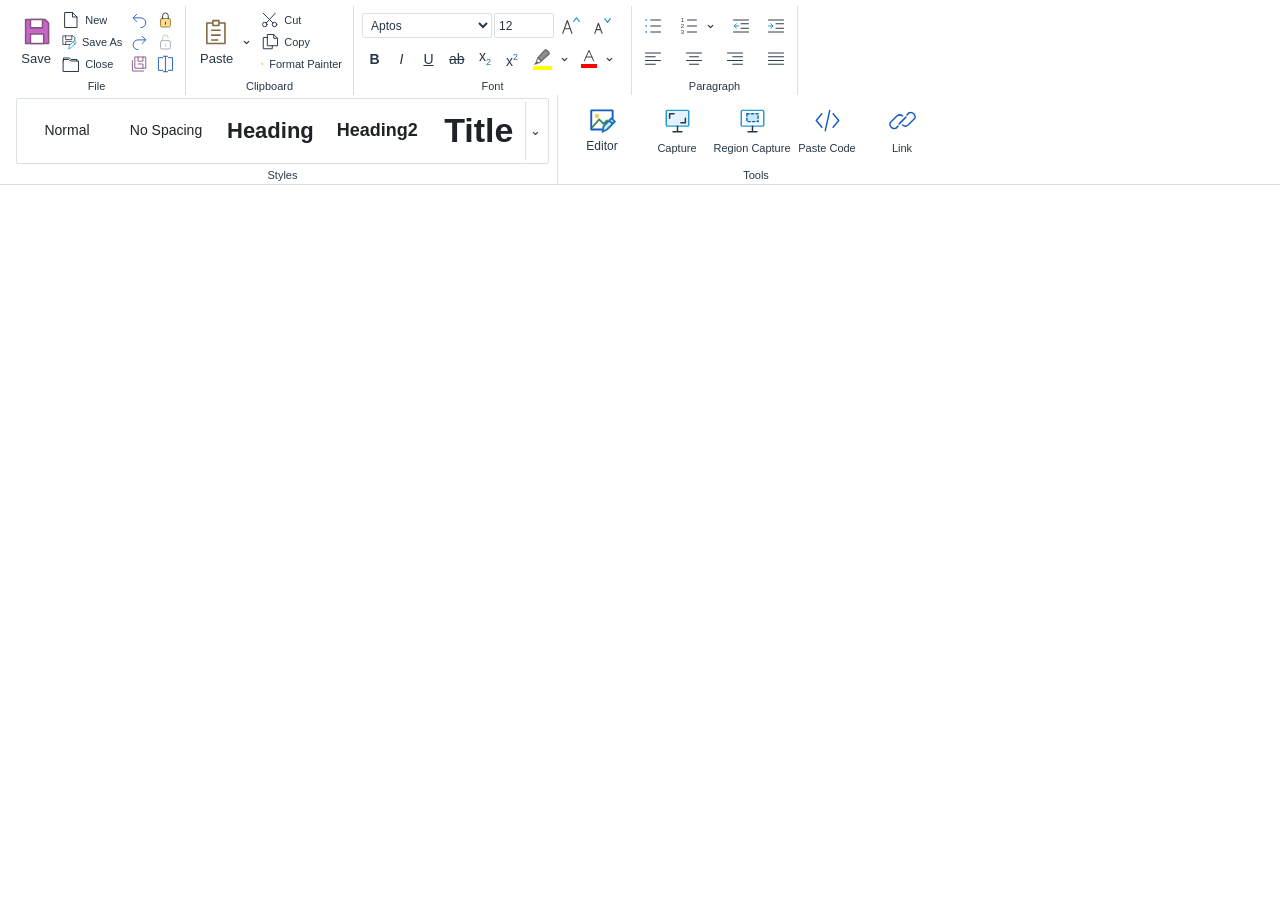
<file: src/SinAIPrompt/Web/index.html>
<!doctype html>
<html lang="en"><head><meta charset="utf-8"><meta name="viewport" content="width=device-width,initial-scale=1"><title>Sin - AI Prompt editor</title><link rel="stylesheet" href="editor.css"><link rel="stylesheet" href="ribbon.css"><link rel="stylesheet" href="color-picker.css"></head>
<body>
<div id="toolbar" role="toolbar" aria-label="Rich Text Formatting"></div>
<div id="notice" hidden role="alert"><span class="notice-message"></span><button id="dismissNotice" type="button" aria-label="Dismiss message" title="Dismiss message">×</button></div>
<iframe id="document" title="HTML Document" sandbox="allow-same-origin"></iframe>
<script type="module" src="editor.js"></script>
</body></html>
</file>
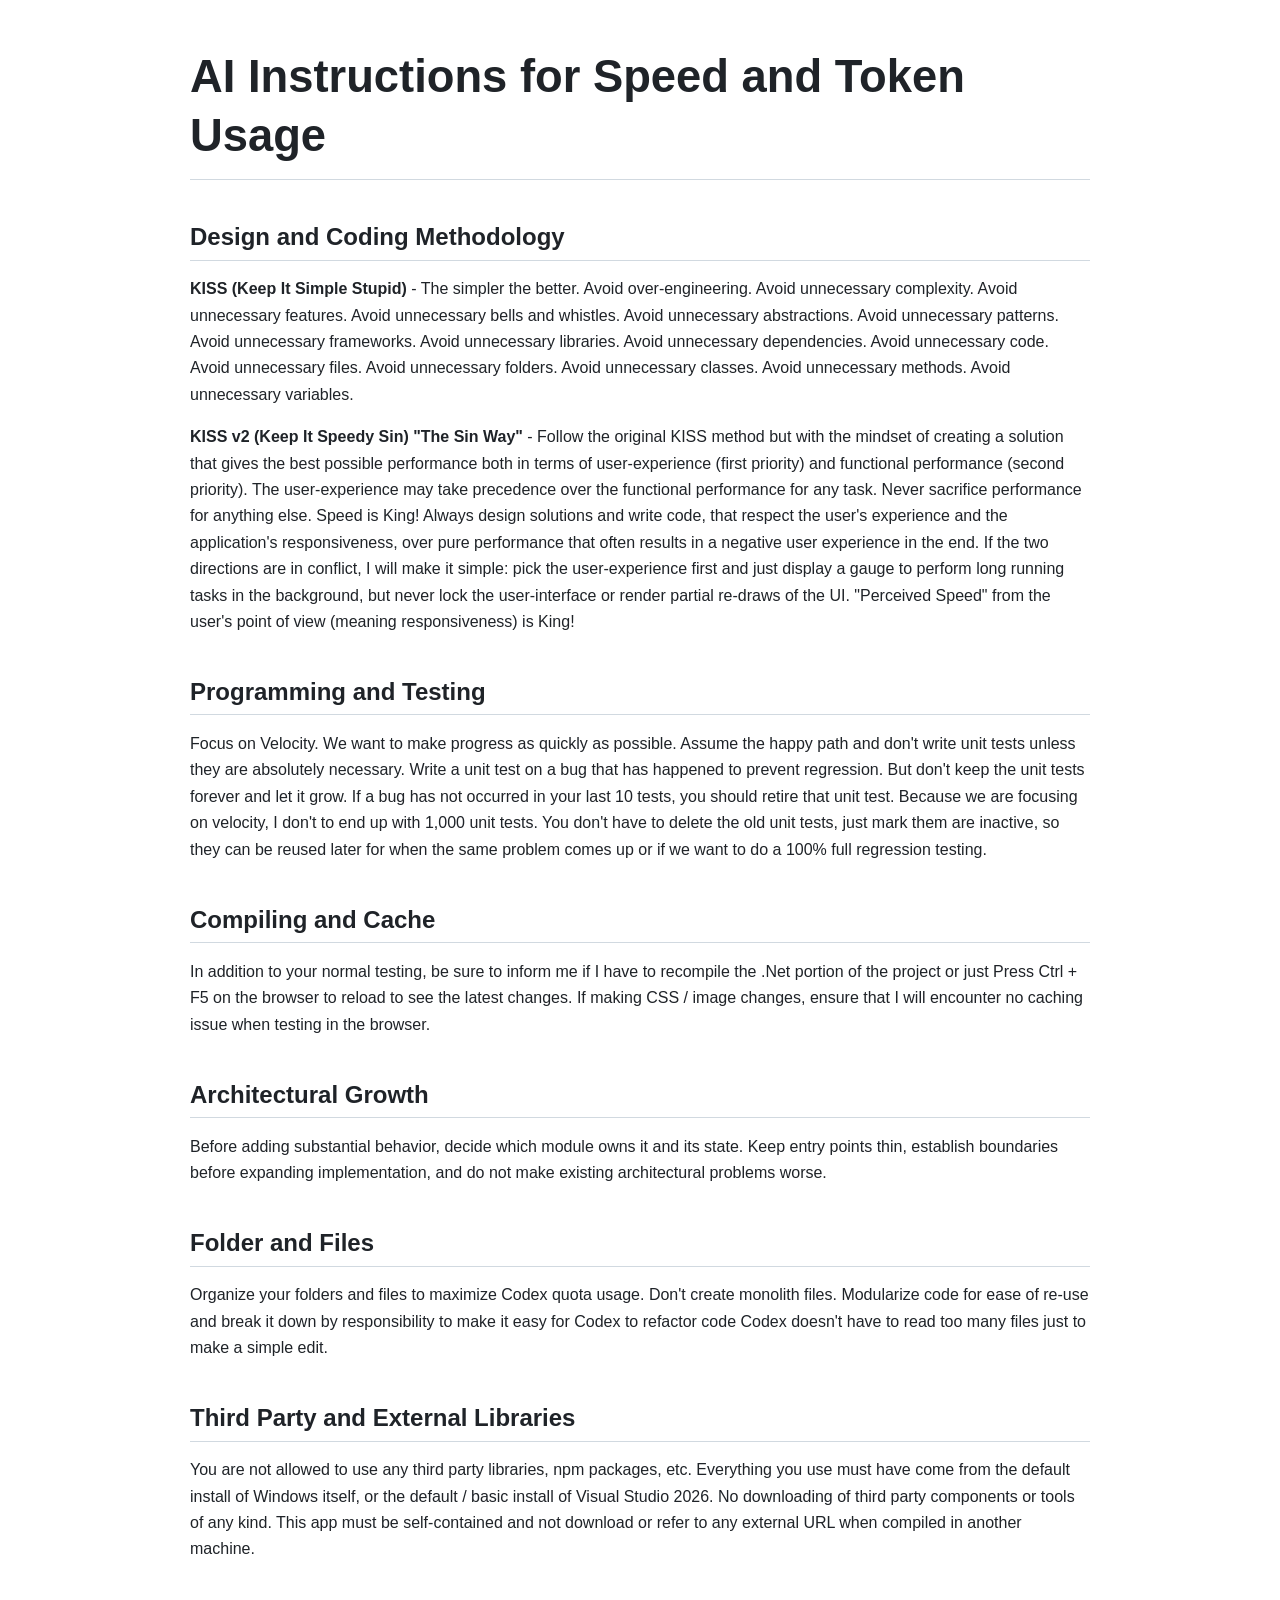
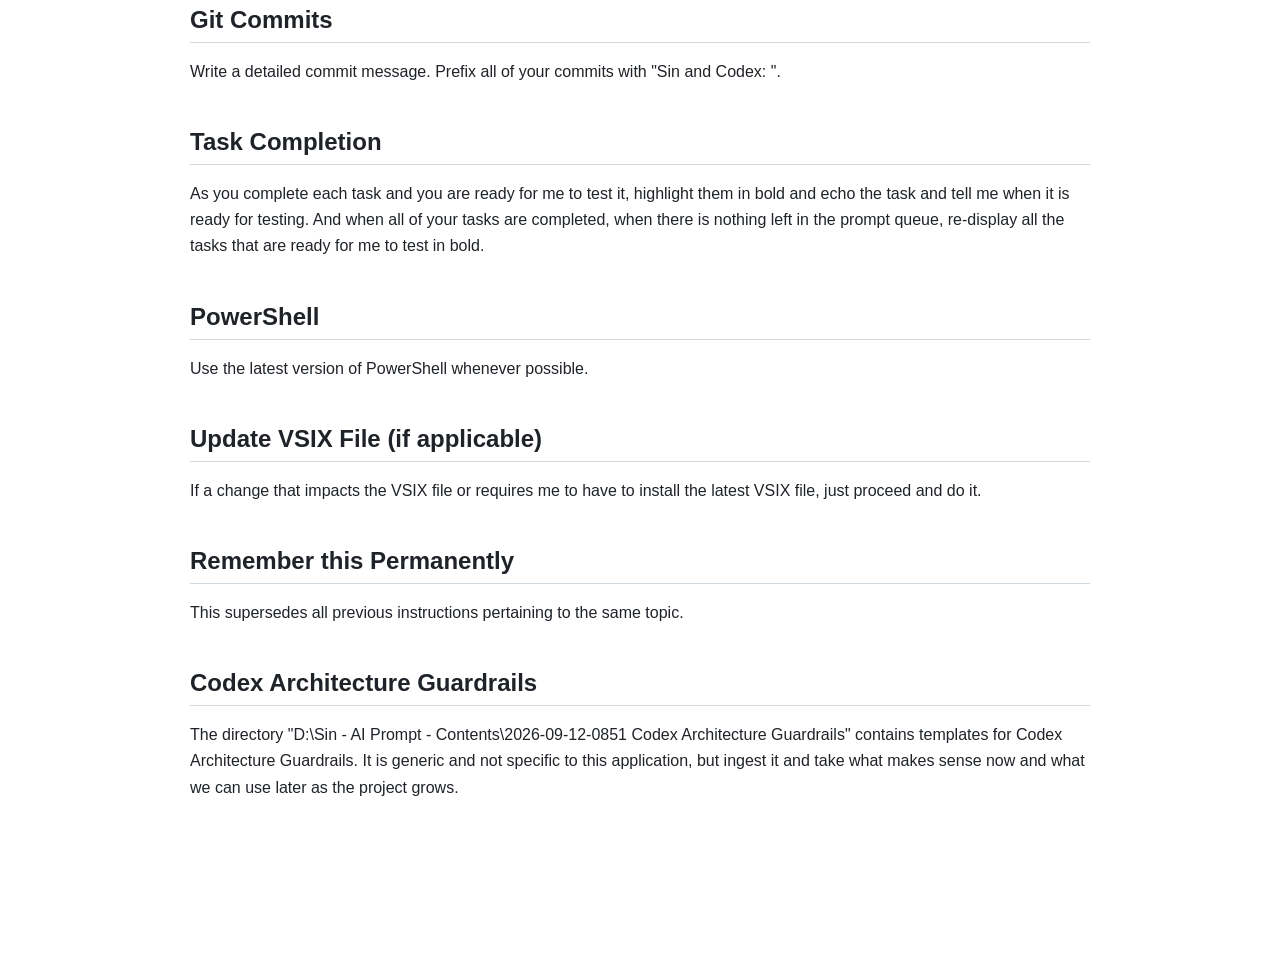
<file: src/SinAIPrompt/Assets/Documents/2026-09-16 1025 - AI Instructions.html>
<!DOCTYPE html>
<html data-sin-style-mode="modern"><head><meta charset="utf-8"><title>Prompt</title><style data-sin-document="1">
html{font-size:16px;line-height:1.65;color:#1f2328;background:#fff}
body{box-sizing:border-box;width:100%;max-width:980px;margin:0 auto;padding:48px 40px 64px;font-family:"Segoe UI",Arial,sans-serif;font-size:16px;line-height:1.65;color:#1f2328}
p{margin:0 0 1em}
ol,ul{margin:0 0 1em;padding-left:2em}
li+li{margin-top:.35em}
h1{font-weight:600;font-style:normal;color:#1f2328;text-align:left;text-indent:0;letter-spacing:normal;margin-left:0;margin-right:0;padding-bottom:.3em;border-bottom:1px solid #d1d9e0;orphans:2;widows:2;font-family:"Segoe UI", Arial, sans-serif;font-size:22pt;line-height:1.3;margin-top:1.75em;margin-bottom:.65em;break-after:avoid}
h2{font-weight:600;font-style:normal;color:#1f2328;text-align:left;text-indent:0;letter-spacing:normal;margin-left:0;margin-right:0;padding-bottom:.3em;border-bottom:1px solid #d1d9e0;orphans:2;widows:2;font-family:"Segoe UI", Arial, sans-serif;font-size:18pt;line-height:1.3;margin-top:1.7em;margin-bottom:.65em;break-after:avoid}
h3{font-weight:600;line-height:1.3;color:#1f2328;margin:1.4em 0 .65em;font-size:1.2em}
body>:first-child:is(h1,[data-sin-style=heading]){margin-top:0!important}
[data-sin-style=title]+[data-sin-style=title]{margin-top:0}
code{padding:.16em .35em;border-radius:4px;font-family:Consolas,"Cascadia Mono","Courier New",monospace;font-size:.875em;background:#eff1f3;white-space:break-spaces;overflow-wrap:anywhere}
pre[data-sin-code] code{padding:0;background:transparent}
@media(max-width:640px){body{padding:24px 20px 40px}}
@media print{body{max-width:none;padding:0}p,li{orphans:3;widows:3}}
body{background:#fff;overflow-wrap:break-word}img{max-width:100%;height:auto}table{border-collapse:collapse}td,th{border:1px solid #aaa;padding:6px 10px}</style><style data-sin-code-styles="1">
pre:is([data-sin-code],[data-sin-code-preview]){white-space:pre;overflow:auto;padding:18px;border:1px solid #d8dfe6;border-radius:6px;background:#fff;color:#000;font:14px/1.6 Consolas,monospace;tab-size:4}
pre:is([data-sin-code],[data-sin-code-preview]) code{font:inherit;padding:0;background:transparent;white-space:inherit;overflow-wrap:normal}
details[data-sin-code-display]{margin:1em 0;border:1px solid #d8dfe6;border-radius:6px;background:#fff;color:#1f2328}
details[data-sin-code-display]>summary{cursor:pointer;padding:12px;font:14px/1.5 "Segoe UI",sans-serif;user-select:none}
details[data-sin-code-display]>pre{margin:0;border:0;border-top:1px solid #d8dfe6;border-radius:0 0 6px 6px}
details[data-sin-code-display] pre[data-sin-code-preview]{margin:10px 0 0;padding:0;border:0;user-select:text}
details[data-sin-code-display][open] pre[data-sin-code-preview]{display:none}

.rich-source-token-keyword{color:#0000ff}.rich-source-token-control{color:#8f08c4}
.rich-source-token-comment{color:#008000;font-style:normal}.rich-source-token-string{color:#a31515}
.rich-source-token-verbatim{color:#800000}.rich-source-token-number{color:#000000}
.rich-source-token-type{color:#2b91af}.rich-source-token-function{color:#74531f}
.rich-source-token-identifier{color:#1f377f}.rich-source-token-property{color:#2e75b6}
.rich-source-token-tag,.rich-source-token-selector{color:#800000}.rich-source-token-attribute{color:#ff0000}
.rich-source-token-delimiter,.rich-source-token-entity{color:#0000ff}.rich-source-token-preprocessor{color:#808080}
:is([data-sin-code=html],[data-sin-code-preview=html]) .rich-source-token-string{color:#0000ff}
:is([data-sin-code=css],[data-sin-code-preview=css]) .rich-source-token-property{color:#ff0000}
:is([data-sin-code=css],[data-sin-code-preview=css]) :is(.rich-source-token-number,.rich-source-token-string,.rich-source-token-keyword){color:#0000ff}
:is([data-sin-code=tsql],[data-sin-code-preview=tsql]) .rich-source-token-string{color:#ff0000}
:is([data-sin-code=tsql],[data-sin-code-preview=tsql]) .rich-source-token-function{color:#ff00ff}
:is([data-sin-code=java],[data-sin-code-preview=java]) :is(.rich-source-token-keyword,.rich-source-token-control){color:#000080;font-weight:bold}
:is([data-sin-code=java],[data-sin-code-preview=java]) .rich-source-token-string{color:#008000;font-weight:bold}
:is([data-sin-code=java],[data-sin-code-preview=java]) .rich-source-token-comment{color:#808080;font-style:italic}
:is([data-sin-code=java],[data-sin-code-preview=java]) .rich-source-token-number{color:#0000ff}
:is([data-sin-code=java],[data-sin-code-preview=java]) :is(.rich-source-token-type,.rich-source-token-function,.rich-source-token-identifier){color:#000}
</style><style data-sin-theme="1">
html{font-size:16px;line-height:1.65;color:#1f2328;background:#fff}
body{box-sizing:border-box;width:100%;max-width:980px;margin:0 auto;padding:48px 40px 64px;font-family:"Segoe UI",Arial,sans-serif;font-size:16px;line-height:1.65;color:#1f2328}
p{margin:0 0 1em}
ol,ul{margin:0 0 1em;padding-left:2em}
li+li{margin-top:.35em}
h1{font-weight:600;font-style:normal;color:#1f2328;text-align:left;text-indent:0;letter-spacing:normal;margin-left:0;margin-right:0;padding-bottom:.3em;border-bottom:1px solid #d1d9e0;orphans:2;widows:2;font-family:"Segoe UI", Arial, sans-serif;font-size:22pt;line-height:1.3;margin-top:1.75em;margin-bottom:.65em;break-after:avoid}
h2{font-weight:600;font-style:normal;color:#1f2328;text-align:left;text-indent:0;letter-spacing:normal;margin-left:0;margin-right:0;padding-bottom:.3em;border-bottom:1px solid #d1d9e0;orphans:2;widows:2;font-family:"Segoe UI", Arial, sans-serif;font-size:18pt;line-height:1.3;margin-top:1.7em;margin-bottom:.65em;break-after:avoid}
h3{font-weight:600;line-height:1.3;color:#1f2328;margin:1.4em 0 .65em;font-size:1.2em}
body>:first-child:is(h1,[data-sin-style=heading]){margin-top:0!important}
[data-sin-style=title]+[data-sin-style=title]{margin-top:0}
code{padding:.16em .35em;border-radius:4px;font-family:Consolas,"Cascadia Mono","Courier New",monospace;font-size:.875em;background:#eff1f3;white-space:break-spaces;overflow-wrap:anywhere}
pre[data-sin-code] code{padding:0;background:transparent}
@media(max-width:640px){body{padding:24px 20px 40px}}
@media print{body{max-width:none;padding:0}p,li{orphans:3;widows:3}}
</style></head><body><p data-sin-style="title" role="paragraph" style="font-weight: 600; margin: 0px 0px 0.65em; padding-bottom: 0.3em; border-bottom: 1px solid rgb(209, 217, 224); font-size: 34pt; line-height: 1.3; break-after: avoid;">AI Instructions for Speed and Token Usage</p><p data-sin-style="heading2" role="heading" aria-level="2" style="font-weight: 600; margin: 1.7em 0px 0.65em; padding-bottom: 0.3em; border-bottom: 1px solid rgb(209, 217, 224); font-size: 18pt; line-height: 1.3; break-after: avoid;">Design and Coding Methodology</p><p><b>KISS (Keep It Simple Stupid)</b> - The simpler the better.  Avoid over-engineering.  Avoid unnecessary complexity.  Avoid unnecessary features.  Avoid unnecessary bells and whistles.  Avoid unnecessary abstractions.  Avoid unnecessary patterns.  Avoid unnecessary frameworks.  Avoid unnecessary libraries.  Avoid unnecessary dependencies.  Avoid unnecessary code.  Avoid unnecessary files.  Avoid unnecessary folders.  Avoid unnecessary classes.  Avoid unnecessary methods.  Avoid unnecessary variables.</p><p><b>KISS v2 (Keep It Speedy Sin) "The Sin Way"</b> - Follow the original KISS method but with the mindset of creating a solution that gives the best possible performance both in terms of user-experience (first priority) and functional performance (second priority).  The user-experience may take precedence over the functional performance for any task.  Never sacrifice performance for anything else.  Speed is King!  Always design solutions and write code, that respect the user's experience and the application's responsiveness, over pure performance that often results in a negative user experience in the end.  If the two directions are in conflict, I will make it simple:  pick the user-experience first and just display a gauge to perform long running tasks in the background, but never lock the user-interface or render partial re-draws of the UI.  "Perceived Speed" from the user's point of view (meaning responsiveness) is King!</p><p data-sin-style="heading2" role="heading" aria-level="2" style="font-weight: 600; margin: 1.7em 0px 0.65em; padding-bottom: 0.3em; border-bottom: 1px solid rgb(209, 217, 224); font-size: 18pt; line-height: 1.3; break-after: avoid;">Programming and Testing</p><p>Focus on Velocity.  We want to make progress as quickly as possible.  Assume the happy path and don't write unit tests unless they are absolutely necessary.  Write a unit test on a bug that has happened to prevent regression.  But don't keep the unit tests forever and let it grow.  If a bug has not occurred in your last 10 tests, you should retire that unit test.  Because we are focusing on velocity, I don't to end up with 1,000 unit tests.  You don't have to delete the old unit tests, just mark them are inactive, so they can be reused later for when the same problem comes up or if we want to do a 100% full regression testing.</p><p data-sin-style="heading2" role="heading" aria-level="2" style="font-weight: 600; margin: 1.7em 0px 0.65em; padding-bottom: 0.3em; border-bottom: 1px solid rgb(209, 217, 224); font-size: 18pt; line-height: 1.3; break-after: avoid;">Compiling and Cache</p><p>In addition to your normal testing, be sure to inform me if I have to recompile the .Net portion of the project or just Press Ctrl + F5 on the browser to reload to see the latest changes.  If making CSS / image changes, ensure that I will encounter no caching issue when testing in the browser.</p><p data-sin-style="heading2" role="heading" aria-level="2" style="font-weight: 600; margin: 1.7em 0px 0.65em; padding-bottom: 0.3em; border-bottom: 1px solid rgb(209, 217, 224); font-size: 18pt; line-height: 1.3; break-after: avoid;">Architectural Growth</p><p>Before adding substantial behavior, decide which module owns it and its state. Keep entry points thin, establish boundaries before expanding implementation, and do not make existing architectural problems worse.</p><p data-sin-style="heading2" role="heading" aria-level="2" style="font-weight: 600; margin: 1.7em 0px 0.65em; padding-bottom: 0.3em; border-bottom: 1px solid rgb(209, 217, 224); font-size: 18pt; line-height: 1.3; break-after: avoid;">Folder and Files</p><p>Organize your folders and files to maximize Codex quota usage.  Don't create monolith files.  Modularize code for ease of re-use and break it down by responsibility to make it easy for Codex to refactor code Codex doesn't have to read too many files just to make a simple edit.</p><p data-sin-style="heading2" role="heading" aria-level="2" style="font-weight: 600; margin: 1.7em 0px 0.65em; padding-bottom: 0.3em; border-bottom: 1px solid rgb(209, 217, 224); font-size: 18pt; line-height: 1.3; break-after: avoid;">Third Party and External Libraries</p><p>You are not allowed to use any third party libraries, npm packages, etc.  Everything you use must have come from the default install of Windows itself, or the default / basic install of Visual Studio 2026.  No downloading of third party components or tools of any kind.  This app must be self-contained and not download or refer to any external URL when compiled in another machine.</p><p data-sin-style="heading2" role="heading" aria-level="2" style="font-weight: 600; margin: 1.7em 0px 0.65em; padding-bottom: 0.3em; border-bottom: 1px solid rgb(209, 217, 224); font-size: 18pt; line-height: 1.3; break-after: avoid;">Git Commits</p><p>Write a detailed commit message.  Prefix all of your commits with "Sin and Codex: ".</p><p data-sin-style="heading2" role="heading" aria-level="2" style="font-weight: 600; margin: 1.7em 0px 0.65em; padding-bottom: 0.3em; border-bottom: 1px solid rgb(209, 217, 224); font-size: 18pt; line-height: 1.3; break-after: avoid;">Task Completion</p><p>As you complete each task and you are ready for me to test it, highlight them in bold and echo the task and tell me when it is ready for testing.  And when all of your tasks are completed, when there is nothing left in the prompt queue, re-display all the tasks that are ready for me to test in bold.</p><p data-sin-style="heading2" role="heading" aria-level="2" style="font-weight: 600; margin: 1.7em 0px 0.65em; padding-bottom: 0.3em; border-bottom: 1px solid rgb(209, 217, 224); font-size: 18pt; line-height: 1.3; break-after: avoid;">PowerShell</p><p>Use the latest version of PowerShell whenever possible.</p><p data-sin-style="heading2" role="heading" aria-level="2" style="font-weight: 600; margin: 1.7em 0px 0.65em; padding-bottom: 0.3em; border-bottom: 1px solid rgb(209, 217, 224); font-size: 18pt; line-height: 1.3; break-after: avoid;">Update VSIX File (if applicable)</p><p>If a change that impacts the VSIX file or requires me to have to install the latest VSIX file, just proceed and do it.</p><p data-sin-style="heading2" role="heading" aria-level="2" style="font-weight: 600; margin: 1.7em 0px 0.65em; padding-bottom: 0.3em; border-bottom: 1px solid rgb(209, 217, 224); font-size: 18pt; line-height: 1.3; break-after: avoid;">Remember this Permanently</p><p>This supersedes all previous instructions pertaining to the same topic.</p><p data-sin-style="heading2" role="heading" aria-level="2" style="font-weight: 600; margin: 1.7em 0px 0.65em; padding-bottom: 0.3em; border-bottom: 1px solid rgb(209, 217, 224); font-size: 18pt; line-height: 1.3; break-after: avoid;">Codex Architecture Guardrails</p><p>The directory "D:\Sin - AI Prompt - Contents\2026-09-12-0851 Codex Architecture Guardrails" contains templates for Codex Architecture Guardrails.  It is generic and not specific to this application, but ingest it and take what makes sense now and what we can use later as the project grows.</p><p><br></p><p><br></p></body></html>
</file>
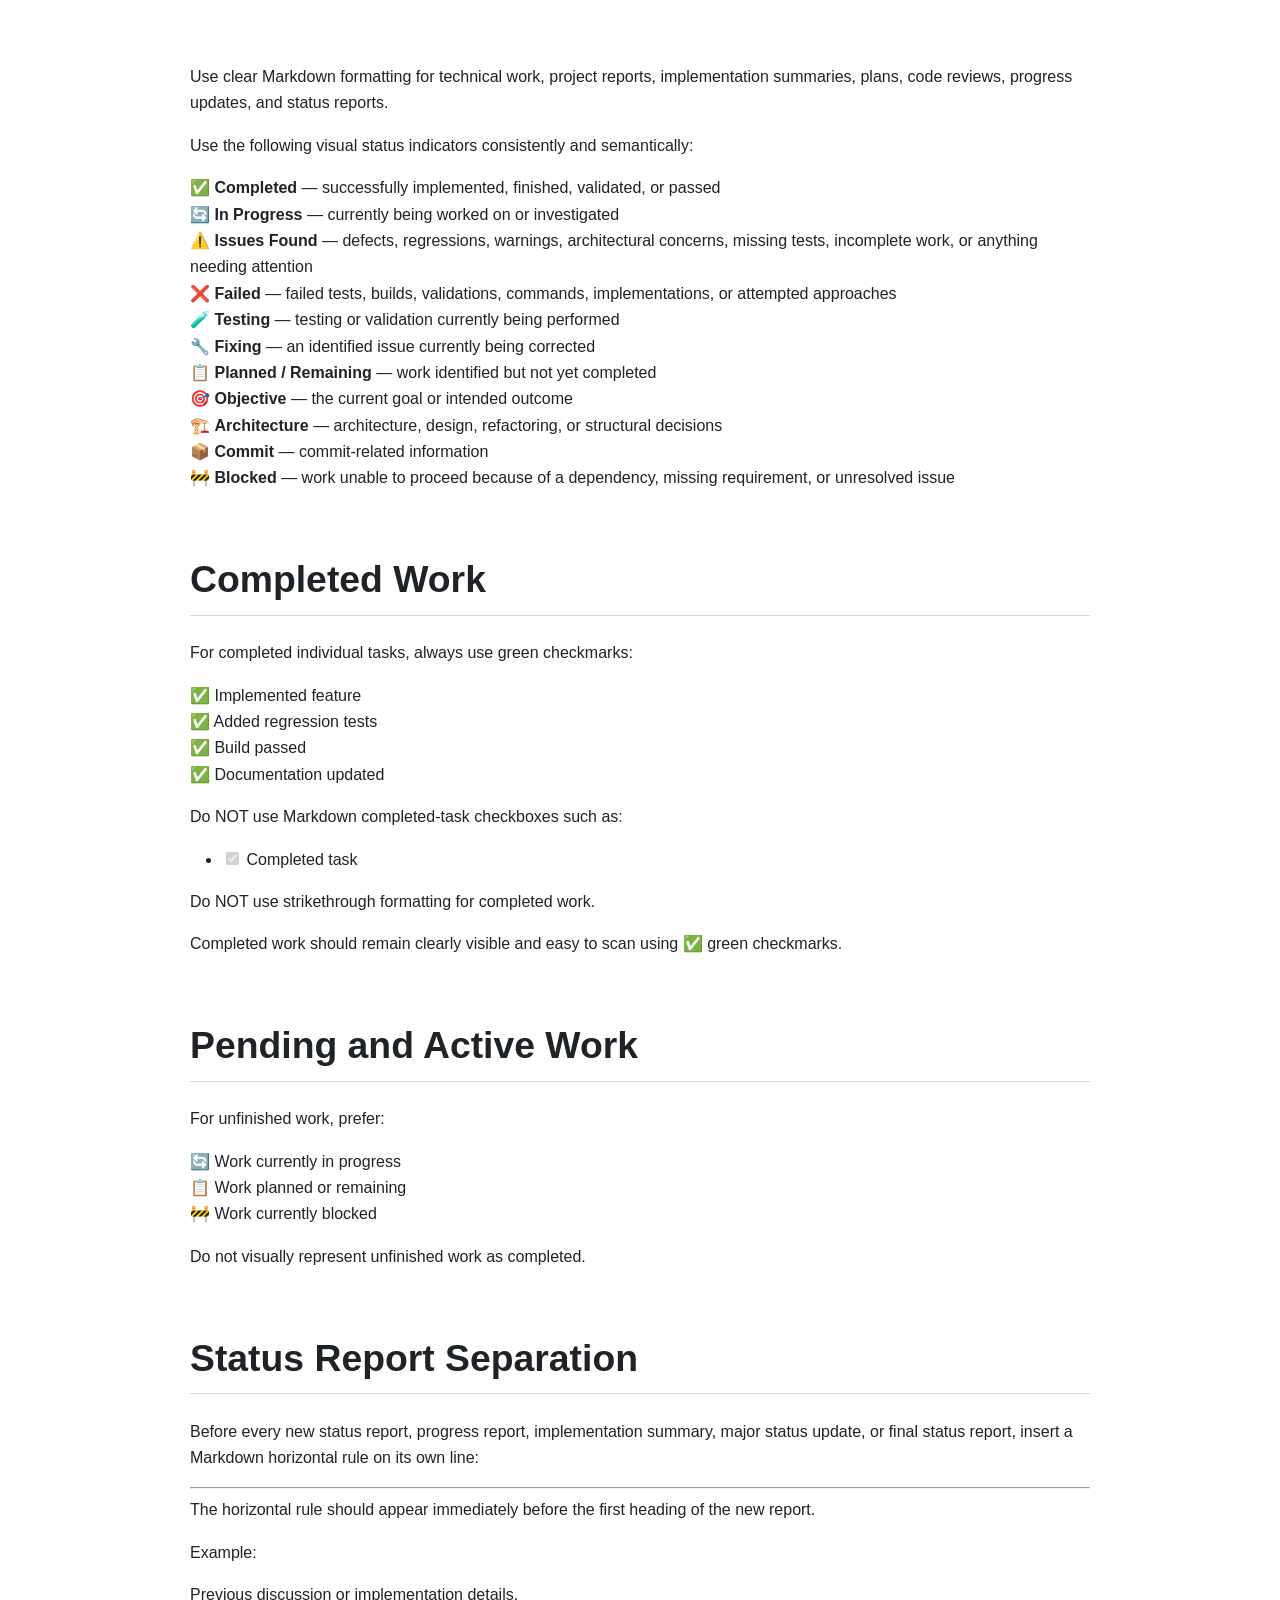
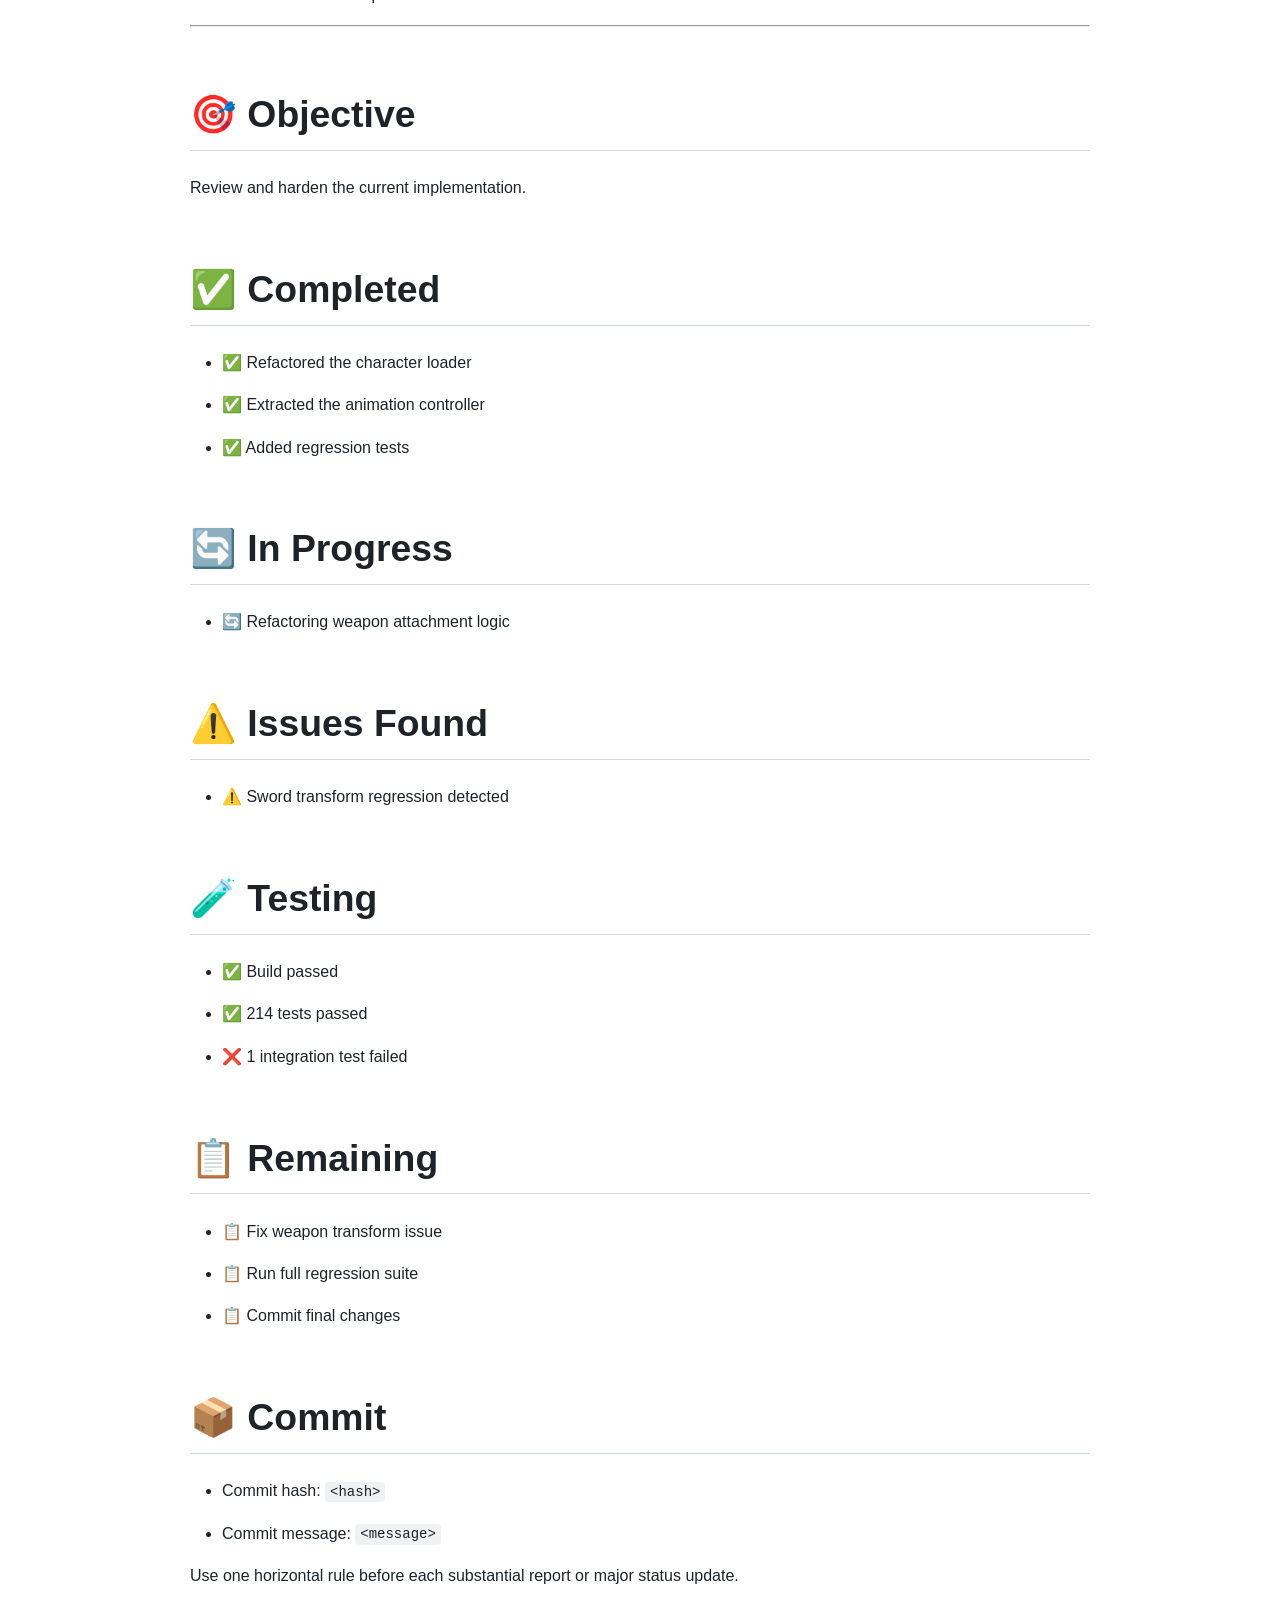
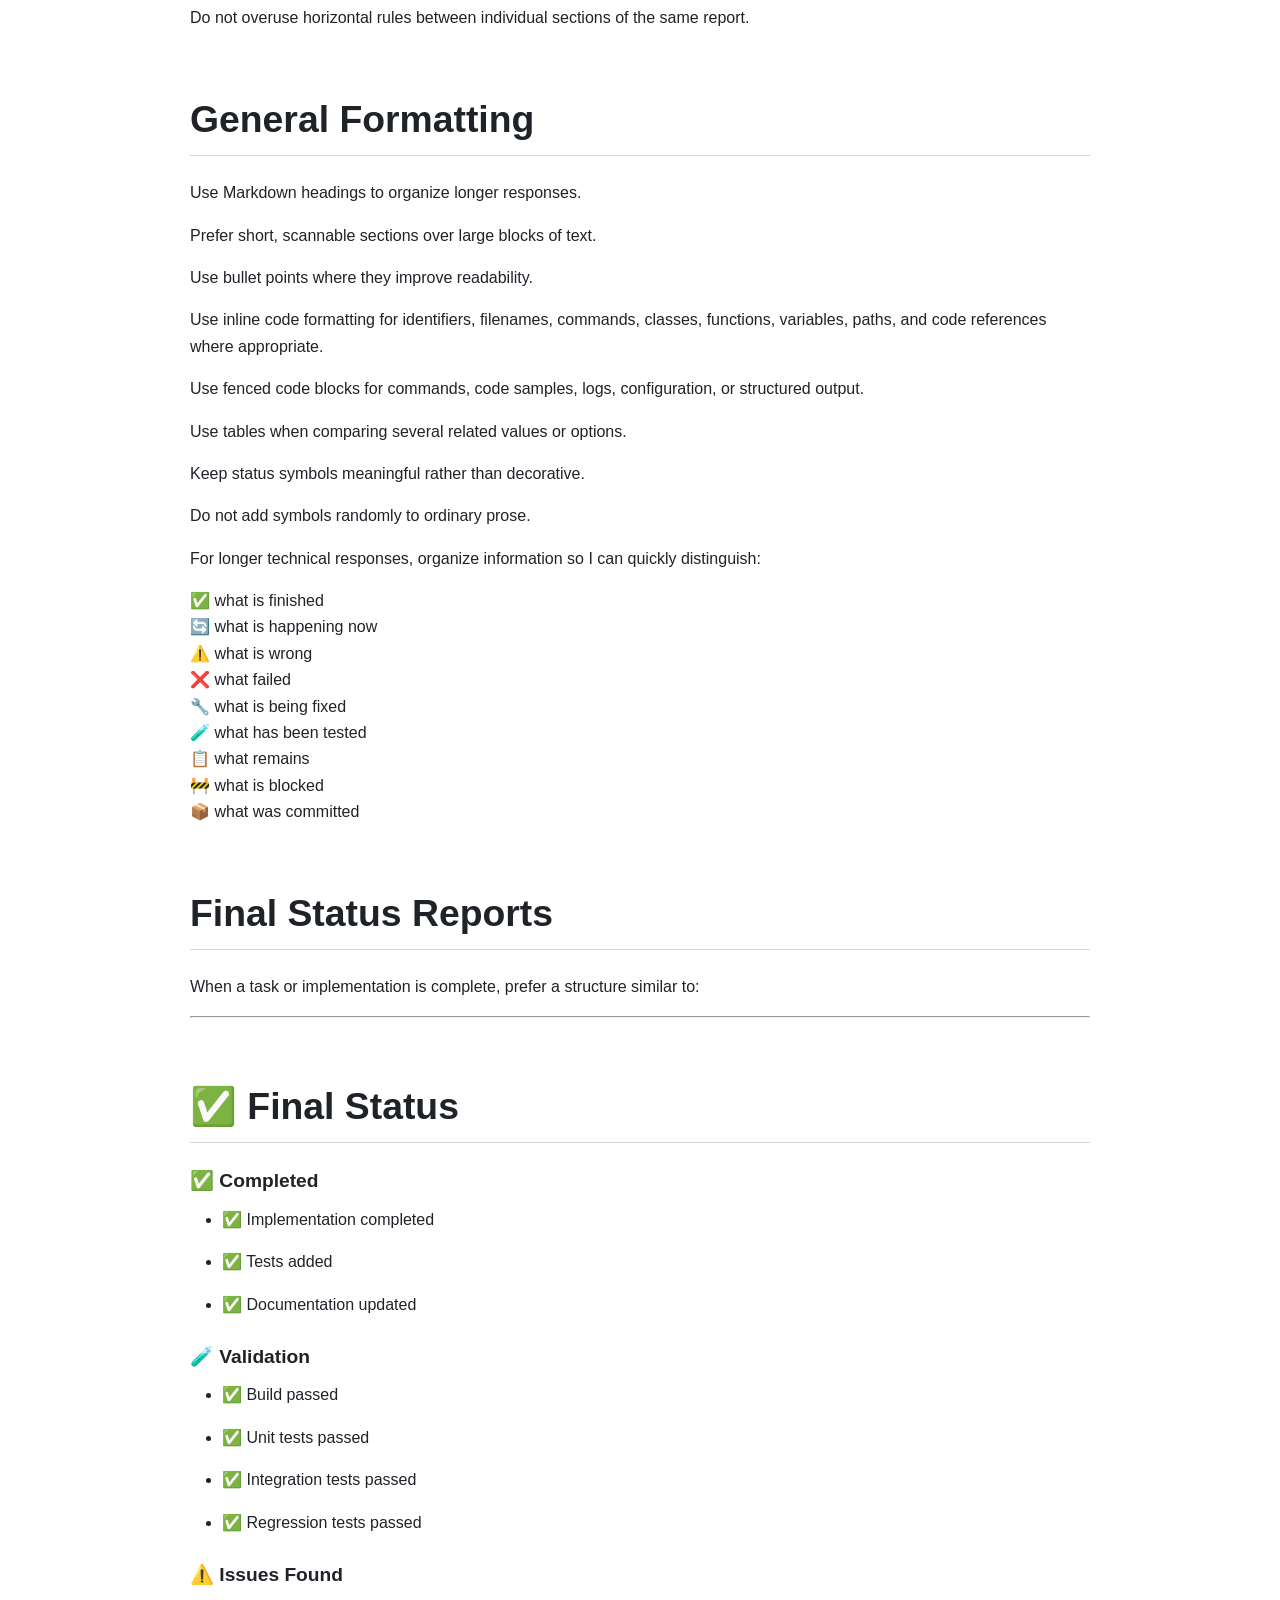
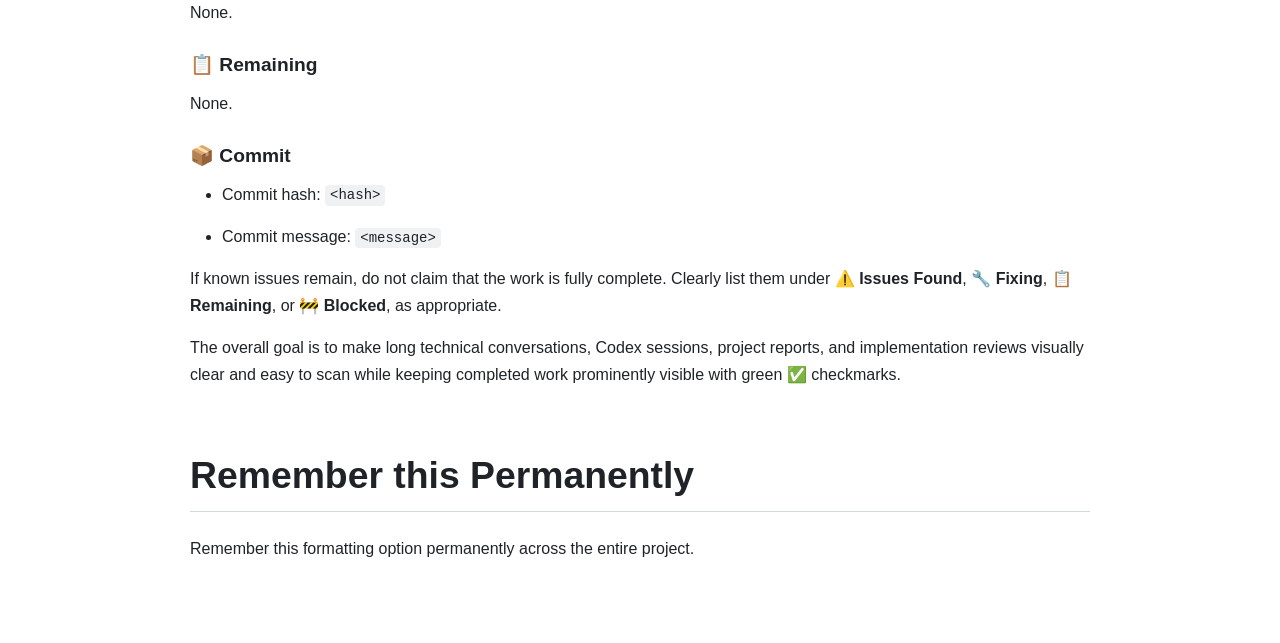
<file: src/SinAIPrompt/Assets/Documents/AI Prompt - Output Formatting.html>
<!DOCTYPE html>
<html data-sin-style-mode="modern"><head><meta charset="utf-8"><title>Prompt</title><style data-sin-document="1">body{font-family:Aptos, "Segoe UI", Arial, sans-serif;font-size:12pt;color:#000;line-height:1.1583333333333334;font-kerning:normal;font-variant-ligatures:common-ligatures contextual}p{margin:0 0 8pt}h1{font-weight:400;font-style:normal;color:#0f4761;text-align:left;text-indent:0;letter-spacing:normal;margin-left:0;margin-right:0;padding-bottom:0;border-bottom:none;orphans:2;widows:2;font-family:"Aptos Display", Aptos, "Segoe UI", Arial, sans-serif;font-size:20pt;line-height:1.1583333333333334;margin-top:18pt;margin-bottom:4pt;break-after:avoid;break-inside:avoid}h2{font-weight:400;font-style:normal;color:#0f4761;text-align:left;text-indent:0;letter-spacing:normal;margin-left:0;margin-right:0;padding-bottom:0;border-bottom:none;orphans:2;widows:2;font-family:"Aptos Display", Aptos, "Segoe UI", Arial, sans-serif;font-size:16pt;line-height:1.1583333333333334;margin-top:8pt;margin-bottom:4pt;break-after:avoid;break-inside:avoid}[data-sin-style=title]+[data-sin-style=title]{margin-top:-4pt}body{margin:32px;background:#fff;overflow-wrap:break-word}img{max-width:100%;height:auto}pre[data-sin-code]{white-space:pre;overflow:auto;padding:18px;border:1px solid #d8dfe6;border-radius:6px;background:#f6f8fa;color:#24292f;font:14px/1.6 Consolas,monospace;tab-size:4}pre[data-sin-code] code{font:inherit}.rich-source-token-keyword,.rich-source-token-property{color:#0954b5}.rich-source-token-comment{color:#50784a;font-style:italic}.rich-source-token-string{color:#a12623}.rich-source-token-number{color:#8250a3}table{border-collapse:collapse}td,th{border:1px solid #aaa;padding:6px 10px}</style><style data-sin-theme="1">
html{font-size:16px;line-height:1.65;color:#1f2328;background:#fff}
body{box-sizing:border-box;width:100%;max-width:980px;margin:0 auto;padding:48px 40px 64px;font-family:"Segoe UI",Arial,sans-serif;font-size:16px;line-height:1.65;color:#1f2328}
p{margin:0 0 1em}
ol,ul{margin:0 0 1em;padding-left:2em}
li+li{margin-top:.35em}
h1{font-weight:600;font-style:normal;color:#1f2328;text-align:left;text-indent:0;letter-spacing:normal;margin-left:0;margin-right:0;padding-bottom:.3em;border-bottom:1px solid #d1d9e0;orphans:2;widows:2;font-family:"Segoe UI", Arial, sans-serif;font-size:22pt;line-height:1.3;margin-top:1.75em;margin-bottom:.65em;break-after:avoid}
h2{font-weight:600;font-style:normal;color:#1f2328;text-align:left;text-indent:0;letter-spacing:normal;margin-left:0;margin-right:0;padding-bottom:.3em;border-bottom:1px solid #d1d9e0;orphans:2;widows:2;font-family:"Segoe UI", Arial, sans-serif;font-size:28pt;line-height:1.3;margin-top:1.7em;margin-bottom:.65em;break-after:avoid}
h3{font-weight:600;line-height:1.3;color:#1f2328;margin:1.4em 0 .65em;font-size:1.2em}
body>:first-child:is(h1,[data-sin-style=heading]){margin-top:0!important}
[data-sin-style=title]+[data-sin-style=title]{margin-top:0}
code{padding:.16em .35em;border-radius:4px;font-family:Consolas,"Cascadia Mono","Courier New",monospace;font-size:.875em;background:#eff1f3;white-space:break-spaces;overflow-wrap:anywhere}
pre[data-sin-code] code{padding:0;background:transparent}
@media(max-width:640px){body{padding:24px 20px 40px}}
@media print{body{max-width:none;padding:0}p,li{orphans:3;widows:3}}
</style><style data-sin-code-styles="1">
pre:is([data-sin-code],[data-sin-code-preview]){white-space:pre;overflow:auto;padding:18px;border:1px solid #d8dfe6;border-radius:6px;background:#fff;color:#000;font:14px/1.6 Consolas,monospace;tab-size:4}
pre:is([data-sin-code],[data-sin-code-preview]) code{font:inherit;padding:0;background:transparent;white-space:inherit;overflow-wrap:normal}
details[data-sin-code-display]{margin:1em 0;border:1px solid #d8dfe6;border-radius:6px;background:#fff;color:#1f2328}
details[data-sin-code-display]>summary{cursor:pointer;padding:12px;font:14px/1.5 "Segoe UI",sans-serif;user-select:none}
details[data-sin-code-display]>pre{margin:0;border:0;border-top:1px solid #d8dfe6;border-radius:0 0 6px 6px}
details[data-sin-code-display] pre[data-sin-code-preview]{margin:10px 0 0;padding:0;border:0;user-select:text}
details[data-sin-code-display][open] pre[data-sin-code-preview]{display:none}

.rich-source-token-keyword{color:#0000ff}.rich-source-token-control{color:#8f08c4}
.rich-source-token-comment{color:#008000;font-style:normal}.rich-source-token-string{color:#a31515}
.rich-source-token-verbatim{color:#800000}.rich-source-token-number{color:#000000}
.rich-source-token-type{color:#2b91af}.rich-source-token-function{color:#74531f}
.rich-source-token-identifier{color:#1f377f}.rich-source-token-property{color:#2e75b6}
.rich-source-token-tag,.rich-source-token-selector{color:#800000}.rich-source-token-attribute{color:#ff0000}
.rich-source-token-delimiter,.rich-source-token-entity{color:#0000ff}.rich-source-token-preprocessor{color:#808080}
:is([data-sin-code=html],[data-sin-code-preview=html]) .rich-source-token-string{color:#0000ff}
:is([data-sin-code=css],[data-sin-code-preview=css]) .rich-source-token-property{color:#ff0000}
:is([data-sin-code=css],[data-sin-code-preview=css]) :is(.rich-source-token-number,.rich-source-token-string,.rich-source-token-keyword){color:#0000ff}
:is([data-sin-code=tsql],[data-sin-code-preview=tsql]) .rich-source-token-string{color:#ff0000}
:is([data-sin-code=tsql],[data-sin-code-preview=tsql]) .rich-source-token-function{color:#ff00ff}
:is([data-sin-code=java],[data-sin-code-preview=java]) :is(.rich-source-token-keyword,.rich-source-token-control){color:#000080;font-weight:bold}
:is([data-sin-code=java],[data-sin-code-preview=java]) .rich-source-token-string{color:#008000;font-weight:bold}
:is([data-sin-code=java],[data-sin-code-preview=java]) .rich-source-token-comment{color:#808080;font-style:italic}
:is([data-sin-code=java],[data-sin-code-preview=java]) .rich-source-token-number{color:#0000ff}
:is([data-sin-code=java],[data-sin-code-preview=java]) :is(.rich-source-token-type,.rich-source-token-function,.rich-source-token-identifier){color:#000}
</style></head><body><p><!--StartFragment--></p><p>Use clear Markdown formatting for technical work, project reports, implementation summaries, plans, code reviews, progress updates, and status reports.</p><p>Use the following visual status indicators consistently and semantically:</p><p>✅ <strong>Completed</strong> — successfully implemented, finished, validated, or passed<br>🔄 <strong>In Progress</strong> — currently being worked on or investigated<br>⚠️ <strong>Issues Found</strong> — defects, regressions, warnings, architectural concerns, missing tests, incomplete work, or anything needing attention<br>❌ <strong>Failed</strong> — failed tests, builds, validations, commands, implementations, or attempted approaches<br>🧪 <strong>Testing</strong> — testing or validation currently being performed<br>🔧 <strong>Fixing</strong> — an identified issue currently being corrected<br>📋 <strong>Planned / Remaining</strong> — work identified but not yet completed<br>🎯 <strong>Objective</strong> — the current goal or intended outcome<br>🏗️ <strong>Architecture</strong> — architecture, design, refactoring, or structural decisions<br>📦 <strong>Commit</strong> — commit-related information<br>🚧 <strong>Blocked</strong> — work unable to proceed because of a dependency, missing requirement, or unresolved issue</p><h2>Completed Work</h2><p>For completed individual tasks, always use green checkmarks:</p><p>✅ Implemented feature<br>✅ Added regression tests<br>✅ Build passed<br>✅ Documentation updated</p><p>Do NOT use Markdown completed-task checkboxes such as:</p><ul class="contains-task-list"><li class="task-list-item"><p><input type="checkbox" checked="" disabled=""> Completed task</p></li></ul><p>Do NOT use strikethrough formatting for completed work.</p><p>Completed work should remain clearly visible and easy to scan using ✅ green checkmarks.</p><h2>Pending and Active Work</h2><p>For unfinished work, prefer:</p><p>🔄 Work currently in progress<br>📋 Work planned or remaining<br>🚧 Work currently blocked</p><p>Do not visually represent unfinished work as completed.</p><h2>Status Report Separation</h2><p>Before every new status report, progress report, implementation summary, major status update, or final status report, insert a Markdown horizontal rule on its own line:</p><hr><p>The horizontal rule should appear immediately before the first heading of the new report.</p><p>Example:</p><p>Previous discussion or implementation details.</p><hr><h2>🎯 Objective</h2><p>Review and harden the current implementation.</p><h2>✅ Completed</h2><ul><li><p>✅ Refactored the character loader</p></li><li><p>✅ Extracted the animation controller</p></li><li><p>✅ Added regression tests</p></li></ul><h2>🔄 In Progress</h2><ul><li><p>🔄 Refactoring weapon attachment logic</p></li></ul><h2>⚠️ Issues Found</h2><ul><li><p>⚠️ Sword transform regression detected</p></li></ul><h2>🧪 Testing</h2><ul><li><p>✅ Build passed</p></li><li><p>✅ 214 tests passed</p></li><li><p>❌ 1 integration test failed</p></li></ul><h2>📋 Remaining</h2><ul><li><p>📋 Fix weapon transform issue</p></li><li><p>📋 Run full regression suite</p></li><li><p>📋 Commit final changes</p></li></ul><h2>📦 Commit</h2><ul><li><p>Commit hash: <code inline="">&lt;hash&gt;</code></p></li><li><p>Commit message: <code inline="">&lt;message&gt;</code></p></li></ul><p>Use one horizontal rule before each substantial report or major status update.</p><p>Do not overuse horizontal rules between individual sections of the same report.</p><h2>General Formatting</h2><p>Use Markdown headings to organize longer responses.</p><p>Prefer short, scannable sections over large blocks of text.</p><p>Use bullet points where they improve readability.</p><p>Use inline code formatting for identifiers, filenames, commands, classes, functions, variables, paths, and code references where appropriate.</p><p>Use fenced code blocks for commands, code samples, logs, configuration, or structured output.</p><p>Use tables when comparing several related values or options.</p><p>Keep status symbols meaningful rather than decorative.</p><p>Do not add symbols randomly to ordinary prose.</p><p>For longer technical responses, organize information so I can quickly distinguish:</p><p>✅ what is finished<br>🔄 what is happening now<br>⚠️ what is wrong<br>❌ what failed<br>🔧 what is being fixed<br>🧪 what has been tested<br>📋 what remains<br>🚧 what is blocked<br>📦 what was committed</p><h2>Final Status Reports</h2><p>When a task or implementation is complete, prefer a structure similar to:</p><hr><h2>✅ Final Status</h2><h3>✅ Completed</h3><ul><li><p>✅ Implementation completed</p></li><li><p>✅ Tests added</p></li><li><p>✅ Documentation updated</p></li></ul><h3>🧪 Validation</h3><ul><li><p>✅ Build passed</p></li><li><p>✅ Unit tests passed</p></li><li><p>✅ Integration tests passed</p></li><li><p>✅ Regression tests passed</p></li></ul><h3>⚠️ Issues Found</h3><p>None.</p><h3>📋 Remaining</h3><p>None.</p><h3>📦 Commit</h3><ul><li><p>Commit hash: <code inline="">&lt;hash&gt;</code></p></li><li><p>Commit message: <code inline="">&lt;message&gt;</code></p></li></ul><p>If known issues remain, do not claim that the work is fully complete. Clearly list them under ⚠️ <strong>Issues Found</strong>, 🔧 <strong>Fixing</strong>, 📋 <strong>Remaining</strong>, or 🚧 <strong>Blocked</strong>, as appropriate.</p><p>The overall goal is to make long technical conversations, Codex sessions, project reports, and implementation reviews visually clear and easy to scan while keeping completed work prominently visible with green ✅ checkmarks.</p><p data-sin-style="heading2" role="heading" aria-level="2" style="font-weight: 600; margin: 1.7em 0px 0.65em; padding-bottom: 0.3em; border-bottom: 1px solid rgb(209, 217, 224); font-size: 28pt; line-height: 1.3; break-after: avoid;">Remember this Permanently</p><p data-sin-style="normal" role="paragraph" style="padding-bottom: 0px; border-bottom-width: medium; border-bottom-style: none; border-bottom-color: currentcolor; line-height: 1.65;">Remember this formatting option permanently across the entire project.</p><p></p></body></html>
</file>
<file: src/SinAIPrompt/Web/editor.css>
:root{font-family:"Segoe UI",Arial,sans-serif;color:#283747;background:#f4f6f8;font-size:13px;--surface:#fff;--line:#d9e0e6;--text:#283747;--soft:#f4f6f8;--accent:#086ab7}
*{box-sizing:border-box}
body{margin:0;height:100vh;display:flex;flex-direction:column}
button,input,select,textarea{font:inherit;color:inherit}
button{border:1px solid var(--line);background:var(--surface);border-radius:4px;padding:7px 10px;cursor:pointer;white-space:nowrap}
button:hover{background:#e9f1f8}
button:focus-visible,input:focus-visible,select:focus-visible,textarea:focus-visible{outline:2px solid var(--accent);outline-offset:1px}
button.active,button[aria-pressed=true]{background:#d9ebfa;color:#065892;border-color:#8bb7df}
button:disabled{opacity:.45;cursor:default}
.primary{background:#086ab7;color:white;border-color:#086ab7}
.primary:hover{background:#08588f}
input,select,textarea{background:var(--surface);border:1px solid var(--line);padding:6px;border-radius:4px}
input[type=number]{width:76px}
input[type=checkbox]{accent-color:var(--accent)}
label{display:flex;align-items:center;gap:6px}
#document{flex:1;width:100%;border:0;background:white;min-height:0}
.image-selection{position:fixed;pointer-events:none;z-index:2;outline:2px solid #156bc1;outline-offset:1px;background:transparent}
.image-resize-shield{position:fixed;inset:0;z-index:8;touch-action:none}
.image-selection button{position:absolute;padding:0;min-height:0;width:10px;height:10px;border:1px solid #156bc1;background:white;border-radius:0;pointer-events:auto;transform:translate(-50%,-50%)}
.image-selection [data-image-resize=nw]{left:0;top:0;cursor:nwse-resize}.image-selection [data-image-resize=ne]{left:100%;top:0;cursor:nesw-resize}
.image-selection [data-image-resize=sw]{left:0;top:100%;cursor:nesw-resize}.image-selection [data-image-resize=se]{left:100%;top:100%;cursor:nwse-resize}
.image-selection[data-resizing=false] button{display:none}
.image-actions{position:fixed;inset:auto;margin:0;padding:5px;min-width:190px;border:1px solid var(--line);border-radius:5px;background:var(--surface);color:var(--text);box-shadow:0 6px 20px #0003}
.image-actions button{display:block;width:100%;text-align:left;border:0}
.media-fullscreen{background:#111;display:flex;flex-direction:column;align-items:center;justify-content:center;width:100%;height:100%;padding:12px;gap:10px}
.media-fullscreen img{min-height:0;flex:1;width:100%;object-fit:contain}
.youtube-player{position:fixed;z-index:4;display:flex;flex-direction:column;background:#111}
.youtube-player iframe{width:100%;flex:1;min-height:0;border:0}
.youtube-player .video-controls{display:flex;justify-content:flex-end;height:32px;flex:none;gap:6px;background:var(--surface)}
.youtube-player .video-controls button{padding:3px 10px}
.youtube-player:fullscreen{inset:0!important;width:100%!important;height:100%!important;clip-path:none!important}
.video-selection{position:fixed;z-index:5;pointer-events:none;border:1px solid #06f;border-radius:12px}
.video-selection [data-video-resize]{position:absolute;top:50%;transform:translateY(-50%);width:6px;height:34px;padding:0;border:0;border-radius:3px;background:#468aff;pointer-events:auto;cursor:ew-resize}
.video-selection [data-video-resize=left]{left:-7px}.video-selection [data-video-resize=right]{right:-7px}
.video-toolbar{position:absolute;display:flex;align-items:center;gap:4px;pointer-events:auto;padding:4px;background:var(--surface);color:var(--text);border:1px solid var(--line);border-radius:5px;box-shadow:0 5px 12px #0002;white-space:nowrap}
.video-toolbar>span{padding:0 8px}.video-toolbar>button{border:0;padding:4px 9px;font-size:18px}
.video-menu{position:absolute;bottom:100%;right:0;margin-bottom:4px;padding:5px;background:var(--surface);border:1px solid var(--line);border-radius:5px;box-shadow:0 5px 12px #0002;min-width:155px}
.video-menu button{display:block;text-align:left;width:100%;border:0}
#notice{display:flex;flex:none;align-items:flex-start;gap:12px;min-width:0;padding:10px 16px;background:#fff1d6;color:#774500;border-bottom:1px solid #e6c98d}
#notice .notice-message{flex:1;min-width:0;max-height:30vh;overflow:auto;white-space:pre-wrap;overflow-wrap:anywhere;line-height:1.5}
#dismissNotice{flex:none;padding:0 8px;font-size:20px;line-height:1.25;background:transparent;border-color:currentColor}
[hidden]{display:none!important}
dialog{color:var(--text);background:var(--surface);border:1px solid var(--line);border-radius:9px;padding:0;box-shadow:0 15px 60px #0004}
dialog::backdrop{background:transparent}
.form-dialog{width:min(780px,94vw);max-height:94vh}
.form-dialog form{display:flex;flex-direction:column}
.form-dialog header,.annotation header{padding:16px 20px;border-bottom:1px solid var(--line);display:flex;align-items:center;justify-content:space-between}
h2{font-size:18px;margin:0;font-weight:600}
.dialog-content{padding:20px;display:grid;gap:14px}
.dialog-content textarea{width:100%;height:330px;resize:vertical;tab-size:4;font:14px/1.55 Consolas,monospace}
.dialog-content p{margin:0;line-height:1.6}
.dialog-content label{justify-content:space-between}
.dialog-content label:has(input[type=checkbox]){justify-content:flex-start}
.dialog-content .stacked-field{display:flex;flex-direction:column;align-items:stretch;gap:6px}
.dialog-content .stacked-field input{width:100%;min-width:0}
.dialog-content [hidden]{display:none!important}
.dialog-content select{min-width:180px}
footer{display:flex;justify-content:flex-end;gap:8px;padding:14px 20px;border-top:1px solid var(--line);background:var(--soft)}
.hint{color:#647588;font-size:12px;line-height:1.5}
.annotation{width:100vw;height:100vh;max-width:none;max-height:none;margin:0;border:0;border-radius:0}
.annotation-layout{height:100%;display:flex;flex-direction:column}
.annotation header{padding:11px 16px;gap:12px}
.annotation header small{margin-left:15px;color:#697f90}
.annotation-body{display:grid;grid-template-columns:185px 1fr 245px;flex:1;min-height:0}
.annotation aside{padding:14px;background:var(--soft);overflow:auto;min-width:0}
.annotation aside.left{border-right:1px solid var(--line)}
.annotation aside.right{border-left:1px solid var(--line)}
h3{font-size:11px;letter-spacing:1.1px;text-transform:uppercase;color:#63768a;margin:8px 0 12px}
.tools{display:grid;grid-template-columns:1fr 1fr;gap:6px}
.tools button{padding:8px 4px}
.annotation hr{border:0;border-top:1px solid var(--line);margin:17px 0}
.annotation .field{display:flex;justify-content:space-between;gap:8px;margin:9px 0;align-items:center}
.annotation .field input[type=text]{width:135px}
.pair{display:grid;grid-template-columns:1fr 1fr;gap:8px}
.pair label{display:flex;flex-direction:column;align-items:stretch;gap:4px;font-size:12px}
.pair input{width:100%}
.canvas-viewport{overflow:auto;position:relative;background:white;overscroll-behavior:contain}
.canvas-stage{position:relative;min-width:100%;min-height:100%;padding:50px;width:max-content;display:flex;align-items:center;justify-content:center}
.canvas-stage svg{display:block;outline:1px solid #e5e5e5;background:white;touch-action:none;user-select:none}
.canvas-stage svg [data-object]{cursor:move}
.canvas-stage svg [data-locked=true]{cursor:default}
.canvas-viewport:not([data-tool=select]):not([data-tool=pan]) svg *{cursor:crosshair}
.canvas-viewport[data-tool=pan],.canvas-viewport[data-tool=pan] svg *{cursor:grab!important}
.canvas-viewport.panning,.canvas-viewport.panning svg *{cursor:grabbing!important}
.canvas-stage svg [data-handle]{fill:white;stroke:#0874c9;stroke-width:1.5;cursor:nwse-resize}
.canvas-stage svg [data-end]{cursor:crosshair}
.canvas-stage svg [data-crop]{fill:#fff7d9;stroke:#b27a05}
.canvas-stage svg :is([data-handle=nw],[data-handle=se],[data-crop=nw],[data-crop=se]){cursor:nwse-resize}
.canvas-stage svg :is([data-handle=ne],[data-handle=sw],[data-crop=ne],[data-crop=sw]){cursor:nesw-resize}
.canvas-stage svg :is([data-handle=n],[data-handle=s],[data-crop=n],[data-crop=s]){cursor:ns-resize}
.canvas-stage svg :is([data-handle=e],[data-handle=w],[data-crop=e],[data-crop=w]){cursor:ew-resize}
.layer{width:100%;display:flex;align-items:center;text-align:left;gap:6px;margin-bottom:4px;overflow:hidden}
.layer span{overflow:hidden;text-overflow:ellipsis}
.layer.selected{background:#dcecf9;border-color:#7aadd4}
.layer input{margin:0}
.annotation-menu{position:fixed;inset:auto;margin:0;padding:5px;min-width:200px;border:1px solid var(--line);border-radius:5px;background:var(--surface);color:var(--text);box-shadow:0 6px 20px #0003}
.annotation-menu button{display:block;width:100%;text-align:left;border:0}
.annotation-menu hr{margin:5px 0;border:0;border-top:1px solid var(--line)}
.annotation footer{align-items:center;justify-content:space-between;padding:10px 16px}
.annotation footer .actions{display:flex;gap:8px}
.template-row{display:flex;gap:4px;margin:5px 0}
.template-row button:first-child{flex:1;min-width:0;text-overflow:ellipsis;overflow:hidden;text-align:left}
.template-row button{font-size:12px;padding:6px}
.annotation-error{color:#a33220;font-size:12px;max-width:45%;white-space:pre-wrap}
.wide{width:100%;margin:5px 0;white-space:normal}
.small-actions{display:flex;flex-wrap:wrap;gap:5px;margin:10px 0}
.small-actions button{padding:5px 8px;font-size:12px}
@media(max-width:1000px){.annotation-body{grid-template-columns:155px 1fr 210px}
.annotation aside{padding:9px}
.annotation header small{display:none}
}
:root[data-theme=dark]{--surface:#252e39;--soft:#202833;--line:#414e5c;--text:#e2e9f0;color:var(--text);background:var(--soft)}
:root[data-theme=dark] button:hover{background:#394d60}
.video-toolbar svg{width:18px;height:18px;fill:none;stroke:#505762;stroke-width:1.6;stroke-linecap:round;stroke-linejoin:round;vertical-align:middle}
.video-toolbar>button{display:inline-flex;align-items:center;gap:6px}
.video-toolbar [hidden]{display:none!important}
body[data-read-only=true] .image-selection button{display:none}
</file>
<file: src/SinAIPrompt/Web/ribbon.css>
#toolbar{flex:none;background:var(--surface);border-bottom:1px solid var(--line);padding:6px 8px 0;user-select:none}
.ribbon-groups{display:flex;flex-wrap:wrap;gap:0;align-items:stretch}
.file-group{width:178px}.clipboard-group{width:168px}.font-group{width:278px}.paragraph-group{width:166px}.styles-group{flex:0 0 550px;max-width:100%;min-width:150px}.tools-group{width:360px}
.tools-controls{display:flex;align-items:stretch;min-height:66px;gap:3px}
#toolbar .tools-controls button,#toolbar #screenCapture{display:flex;flex-direction:column;justify-content:center;align-items:center;gap:4px;font-size:11px;flex:0 0 72px;min-width:0;padding-left:2px;padding-right:2px}
#toolbar .save-large svg,#toolbar .tools-controls svg{width:27px;height:29px}
.ribbon-group{min-width:0;padding:3px 8px 0;border-right:1px solid var(--line);display:flex;flex-direction:column}
.ribbon-group:last-child{border-right:0;padding-right:0}
.group-caption{text-align:center;font-size:11px;color:var(--text);padding:5px 0 3px;margin-top:auto}
#toolbar button{border-color:transparent;border-radius:3px;background:transparent;padding:3px 5px;min-height:26px;line-height:18px}
#toolbar button:hover{background:#e5edf5;border-color:#c7d7e6}
#toolbar button[aria-pressed=true]{background:#e3e6e8;border-color:#8c949b;color:var(--text)}
#toolbar button:disabled{opacity:.42}
#toolbar svg{width:18px;height:18px;fill:none;stroke:currentColor;stroke-width:1.3;stroke-linecap:round;stroke-linejoin:round;vertical-align:middle}
.clipboard-controls{display:flex;align-items:stretch;gap:3px;min-height:66px}
.clipboard-small{display:flex;flex-direction:column;justify-content:center;min-width:0}
#toolbar .clipboard-small button{display:flex;align-items:center;gap:5px;text-align:left;font-size:11px;padding:0 2px;min-height:22px}
#toolbar .paste-large,#toolbar .save-large{display:flex;flex-direction:column;align-items:center;justify-content:center;min-width:40px;gap:3px}
#toolbar .paste-large svg,#toolbar .save-large svg{width:29px;height:31px}#toolbar .paste-large svg{stroke:#806840}
#formatPainter svg{stroke:#a86f35}
.font-top,.font-bottom,.paragraph-row{display:flex;align-items:center;gap:2px;height:33px}
.font-top input,.font-top select{border-radius:2px;height:25px;padding:2px 4px;min-width:0;font-size:12px}
#font{width:130px}#fontSize{width:60px}
#toolbar .font-top button{padding:2px 3px;width:30px}
#toolbar .font-top svg{width:22px;height:22px;stroke:#444;stroke-width:1.25}
#toolbar .font-bottom button{min-width:25px;padding:2px 5px;font-size:14px}
.font-bottom sup,.font-bottom sub{font-size:9px;color:#276b96}
#toolbar .text-color{width:39px;min-width:39px;position:relative;padding-right:14px;gap:0}
.text-color .color-glyph{font-size:17px;line-height:17px;margin-bottom:4px}
.text-color .color-sample{position:absolute;left:5px;bottom:2px;width:19px;height:4px;border:0}
.text-color .color-arrow{position:absolute;right:2px;font-size:11px}
.paragraph-row{justify-content:space-between}
#toolbar .paragraph-row button{min-width:26px;padding:3px}
.style-gallery{display:flex;height:66px;gap:1px;border:1px solid var(--line);border-radius:2px;padding:2px}
.style-strip{display:flex;flex:1;min-width:0;overflow:auto;scrollbar-width:none;gap:3px;scroll-snap-type:x mandatory}
#toolbar .style-tile,.styles-popup .style-tile{flex:none;min-width:96px;min-height:55px;border:1px solid transparent;border-radius:0;padding:5px 9px;font-weight:400;background:var(--surface);color:#000;scroll-snap-align:start}
#toolbar .style-tile[aria-pressed=true]{border-color:#949494;box-shadow:inset 0 0 0 2px #dedede;background:var(--surface);color:#000}
.style-tile span{display:block;font-family:"Segoe UI",Arial,sans-serif;color:#1f2328;font-size:14px;line-height:1.1;font-weight:400}
#toolbar #moreStyles{width:21px;flex:none;border-left:1px solid var(--line);border-radius:0;padding:0}
.styles-popup{position:fixed;inset:auto;margin:0;padding:8px;display:grid;grid-template-columns:repeat(3,1fr);gap:5px;border:1px solid var(--line);border-radius:3px;background:var(--surface);color:var(--text);box-shadow:0 5px 18px #0003;max-width:calc(100vw - 16px)}
.styles-popup:not(:popover-open){display:none}
.styles-popup .style-tile:hover{border-color:#abc4d9;background:#e5edf5}
.ribbon-hint{position:absolute;right:12px;top:100%;z-index:3;background:var(--surface);border:1px solid var(--line);padding:6px;font-size:11px;color:var(--text)}
#toolbar #insertImage{display:flex;flex-direction:column;align-items:center;justify-content:center;gap:3px;flex:0 0 72px;padding:3px 0;font-size:12px}
#toolbar .text-color .color-arrow{font-size:9px;color:var(--text)}
#toolbar #fontColor{height:26px;width:25px;min-width:25px;padding:2px 4px}
#toolbar #fontColor .color-glyph{position:absolute;left:4px;top:3px;margin:0;color:#444}
#toolbar #fontColor .color-glyph svg{display:block;width:16px;height:16px}
#toolbar #fontColor .color-sample{left:4px;bottom:4px;width:16px;height:4px}
:root[data-theme=dark] #toolbar #fontColor .color-glyph{color:var(--text)}
#toolbar #insertImage svg{color:#185abd;width:27px;height:27px;stroke-width:1.7}
:is(.style-heading,.style-heading2,.style-title) span{font-weight:600}
.style-heading span{font-size:22px}
.style-heading2 span{font-size:18px}
.style-title span{font-size:34px}
#toolbar .highlight-color svg{width:20px;height:20px}
:root[data-theme=dark] .style-tile{background:#fff!important;color:#000!important}
:root[data-theme=dark] #toolbar button:hover{background:#394d60;border-color:#63798d}
:root[data-theme=dark] #toolbar button[aria-pressed=true]{background:#3d5163;color:#e2e9f0}
.ribbon-main{display:flex;min-width:0}.ribbon-main>.ribbon-groups{flex:1;min-width:0}
#toolbar #moreRibbon{flex:none;width:34px;align-self:stretch;font-size:24px;border:1px solid var(--line)}
.ribbon-nowrap .ribbon-groups{flex-wrap:nowrap;overflow:hidden}
.ribbon-nowrap .ribbon-group{flex-shrink:0}
.ribbon-nowrap .styles-group{width:550px;flex-basis:auto}
.ribbon-overflow{position:fixed;inset:auto;margin:0;padding:8px;max-width:calc(100vw - 16px);max-height:calc(100vh - 160px);overflow:auto;display:flex;flex-wrap:wrap;gap:8px;background:var(--surface);color:var(--text);border:1px solid var(--line);border-radius:5px;box-shadow:0 6px 20px #0003}
.ribbon-overflow:not(:popover-open){display:none}
.ribbon-overflow .ribbon-group{flex-shrink:0;border-right:1px solid var(--line)}
:is(.numbering-split,.highlight-split,.font-color-split,.paste-split){display:flex;border:1px solid transparent;border-radius:3px}
:is(.numbering-split,.highlight-split,.font-color-split,.paste-split):is(:hover,:focus-within){background:#e5edf5;border-color:#c7d7e6}
#toolbar :is(.numbering-split,.highlight-split,.font-color-split,.paste-split) button{border:0;border-radius:0;background:transparent}
#toolbar :is(#listNumbering,#highlightOptions,#fontColorOptions,#pasteOptions){min-width:16px;width:16px;padding:3px}
:is(.numbering-split,.highlight-split,.font-color-split,.paste-split):hover :is(#listNumbering,#highlightOptions,#fontColorOptions,#pasteOptions){box-shadow:inset 1px 0 #c7d7e6}
#toolbar :is(#listNumbering,#highlightOptions,#fontColorOptions,#pasteOptions) svg{width:9px;height:9px;stroke-width:1.7}
#toolbar #backColor{width:29px;min-width:29px;padding:2px 5px;height:26px}
:root[data-theme=dark] :is(.numbering-split,.highlight-split,.font-color-split,.paste-split):is(:hover,:focus-within){background:#394d60;border-color:#63798d}
.paste-split{flex:none}.paste-popup{position:fixed;inset:auto;margin:0;padding:4px;min-width:155px;border:1px solid var(--line);border-radius:3px;background:var(--surface);color:var(--text);box-shadow:0 5px 18px #0003}
.paste-popup:not(:popover-open){display:none}
#toolbar .paste-popup button{display:block;width:100%;padding:5px 10px;text-align:left;white-space:nowrap}
#toolbar .paste-popup button:is(:hover,:focus-visible){background:#e5edf5}
:root[data-theme=dark] #toolbar .paste-popup button:is(:hover,:focus-visible){background:#394d60}
</file>
<file: src/SinAIPrompt/Web/color-picker.css>
.color-picker{position:relative;display:inline-flex;align-items:center;justify-content:center;gap:5px;min-width:38px;height:29px;padding:4px 6px}
.color-sample{width:23px;height:16px;background:var(--picked-color);border:1px solid #8887;display:inline-block}
.color-arrow{display:inline-flex;align-items:center;justify-content:center;line-height:0;color:inherit}
.color-arrow svg{display:block;width:8px;height:8px;fill:none;stroke:currentColor;stroke-width:1;stroke-linecap:round;stroke-linejoin:round}
.no-color .color-sample{background:repeating-conic-gradient(#ddd 0% 25%,white 0% 50%) 50%/8px 8px}
.color-palette{position:fixed;inset:auto;margin:0;width:286px;max-width:calc(100vw - 16px);max-height:calc(100vh - 16px);overflow:auto;padding:0 10px 10px;border:1px solid #aeb4bb;border-radius:3px;box-shadow:0 5px 18px #0003;background:#fff;color:#252525;font:12px "Segoe UI",sans-serif;z-index:100}
.color-palette h4{font-size:12px;margin:11px 0 8px;font-weight:600}
.color-palette button{color:#252525;background:white;border-radius:0}
.color-palette button:hover{background:#e8edf1}
.color-palette .palette-automatic{display:flex;align-items:center;gap:10px;width:calc(100% + 20px);margin:0 -10px;padding:9px 12px;border:0;border-bottom:1px solid #d4d7db;background:#ededed;text-align:left}
.automatic-sample{width:14px;height:14px;display:inline-block;border:1px solid #bbb;background-color:var(--swatch)}
.palette-grid{display:grid;grid-template-columns:repeat(10,minmax(0,1fr));gap:4px}
.color-palette .swatch{display:block;min-width:0;width:100%;height:22px;padding:0;border:1px solid #bfc3c54d;background:var(--swatch)}
.color-palette .swatch:hover,.color-palette .swatch:focus-visible{outline:2px solid #eaa33a;outline-offset:1px;background:var(--swatch)}
.theme-shades{row-gap:0;margin-top:10px}
.theme-shades .swatch{height:23px;border:0}
.standard-colors{margin-bottom:12px}
.custom-color{border-top:1px solid #ddd;padding-top:9px}
.custom-color summary{cursor:pointer;min-height:22px}
.custom-color label{justify-content:space-between;margin:8px 0}
.custom-color input{width:110px;background:white;color:#252525}
.custom-color p{color:#a32222;margin-bottom:0}
</file>
